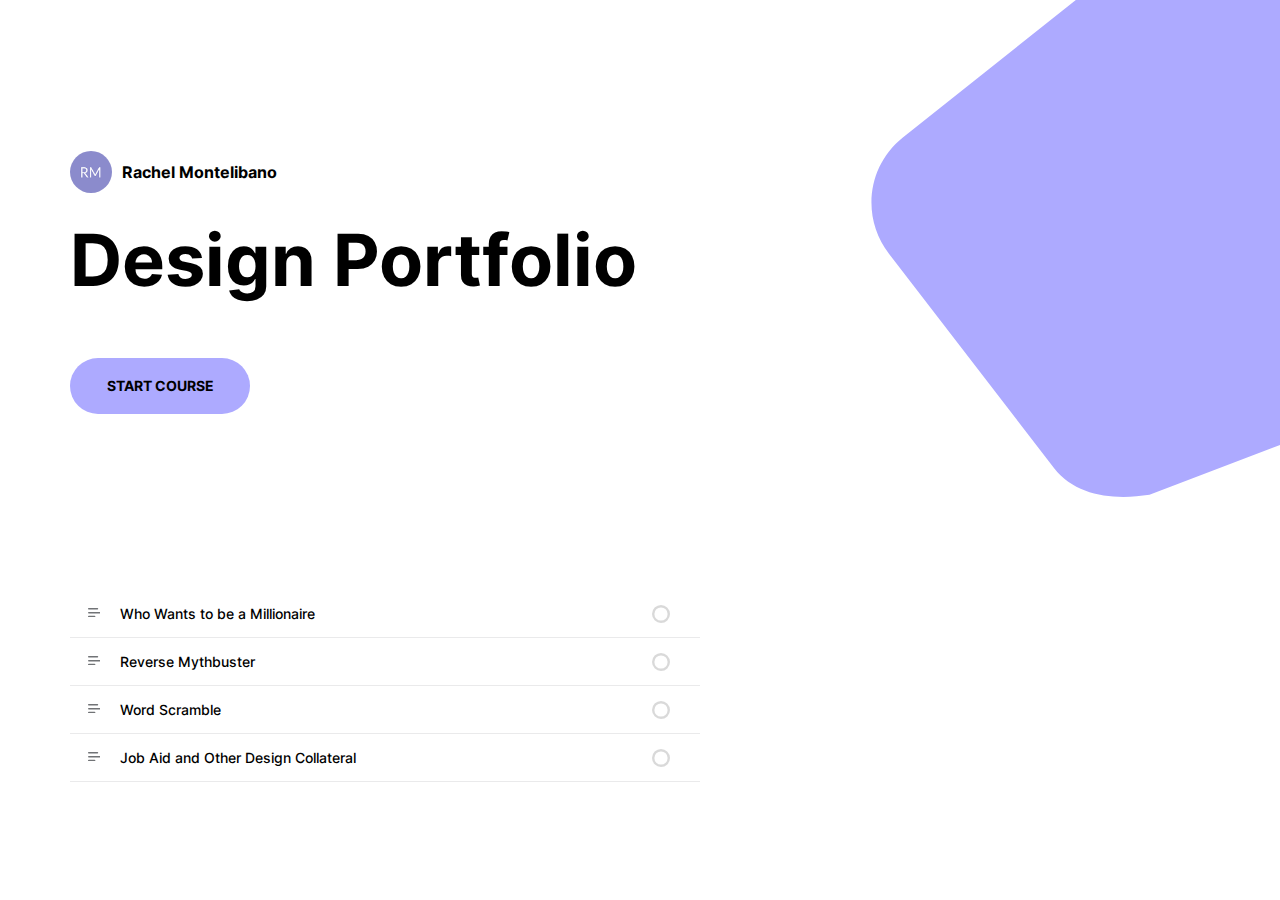
<file: index.html>
<!DOCTYPE html>
<html lang="en" class="">
  <head>
    <meta http-equiv="X-UA-Compatible" content="IE=edge,chrome=1">
    <meta name="viewport" content="width=device-width, initial-scale=1">
    <meta charset="utf-8">

    <title>Design Portfolio</title>

    <link type="text/css" rel="stylesheet" href="lib/icomoon.css">
    <link type="text/css" rel="stylesheet" href="lib/main.bundle.css">
    <script type="text/javascript" src="lib/player-0.0.11.min.js"></script>
    <script type="text/javascript" src="lib/lzwcompress.js"></script>

    <!-- Resize Hack -->
    <script type="text/javascript">
      window.resizeTo(screen.width, screen.height);
    </script>
    
    <!--[if lt IE 9]>
    <script src="//html5shiv.googlecode.com/svn/trunk/html5.js"></script>
    <![endif]-->
  </head>
  <body>
    <style>
      .brand--head, .brand--head *   { font-family: 'Inter' !important; }
      .brand--body, .brand--body *   { font-family: 'Inter' !important; }
      .brand--lhead, .brand--lhead * { font-family: 'Inter' !important; }
      .brand--lbody, .brand--lbody * { font-family: 'Inter' !important; }
      .brand--ui, .brand--ui *       { font-family: 'Inter' !important; }

      .brand--beforeHead:before { font-family: 'Inter' !important; }
      .brand--afterHead:after { font-family: 'Inter' !important; }

      .brand--background        { background-color: #adaaff !important; }
      .brand--background-all *  { background-color: #adaaff !important; }
      .brand--border            { border-color: #adaaff !important; }
      .brand--color             { color: #adaaff !important; }
      .brand--color-all *       { color: #adaaff !important; }
      .brand--shadow            { box-shadow: 0 0 0 0.2rem #adaaff !important; }
      .brand--shadow-all *      { box-shadow: 0 0 0 0.2rem #adaaff !important; }
      .brand--fill              { fill: #adaaff !important; }
      .brand--stroke            { stroke: #adaaff !important; }

      .brand--beforeBackground:before { background-color: #adaaff !important; }
      .brand--beforeBorder:before     { border-color: #adaaff !important; }
      .brand--beforeColor:before      { color: #adaaff !important; }

      .brand--afterBackground:after { background-color: #adaaff !important; }
      .brand--afterBorder:after     { border-color: #adaaff !important; }
      .brand--afterColor:after      { color: #adaaff !important; }

      /* should be applied to containers where links
         need to appear in brand color */
      .brand--linkColor a { color: #adaaff !important; }

      /* should be applied to containers where links
         need to change to brand color on hover */
      .brand--linkColorHover a:hover { color: #adaaff !important; }

      /* should be applied to any single element that
         needs to change color on hover */
      .brand--hoverColor:hover { color: #adaaff !important; }

      /* TODO: probably need a way to create a 5-10% darker/lighter color */
      .brand--linkColor a:hover,
      .button.brand--background:hover { opacity: .65 !important; }

      @media (min-width: 47.9375em) { /* 768px */
        .brand--min768--background { background-color: #adaaff !important; }
        .brand--min768--border     { border-color: #adaaff !important; }
        .brand--min768--color      { color: #adaaff !important; }
      }

      @media (max-width: 47.9375em) { /* 768px */
        .brand--max768--background { background-color: #adaaff !important; }
        .brand--max768--border     { border-color: #adaaff !important; }
        .brand--max768--color      { color: #adaaff !important; }
      }
    </style>
    <div id="app"></div>
    <script type="text/javascript">
  (function(root) {
    window.labelSet = {"id":"CmUPaFTdeIgxPQt4tVtu7OQD","author":"aid|c890fc68-355f-4239-a2fd-8a2964276af7","name":"English","defaultId":1,"defaultSet":true,"labels":{"result":"result","search":"Search","results":"results","quizNext":"NEXT","tabGroup":"Tab","codeGroup":"Code","noResults":"No results for","noteGroup":"Note","quizScore":"Your score","quizStart":"START KNOWLEDGE CHECK","courseExit":"EXIT COURSE","courseHome":"Home","lessonName":"Lesson","quizSubmit":"SUBMIT","quoteGroup":"Quote","salutation":"","buttonGroup":"Button","courseStart":"START COURSE","embedViewOn":"VIEW ON","exitMessage":"You may now exit the course.","quizCorrect":"Correct","quizPassing":"PASSING","quizRestart":"RESTART COURSE","quizResults":"Quiz Results","courseResume":"RESUME COURSE","processStart":"START","processSwipe":"Swipe to continue","quizContinue":"Continue","quizLandmark":"Quiz","quizQuestion":"Question","courseDetails":"DETAILS","embedReadMore":"Read more","feedbackGroup":"Feedback","quizIncorrect":"Incorrect","quizTakeAgain":"TAKE AGAIN","sortingReplay":"REPLAY","a11ySearchOpen":"Open search menu","accordionGroup":"Accordion","embedLinkGroup":"Embedded web content","lessonComplete":"COMPLETE","statementGroup":"Statement","storylineGroup":"Storyline","a11ySearchClose":"Close search menu","a11ySearchInput":"Search","attachmentGroup":"File Attachment","embedPhotoGroup":"Embedded photo","embedVideoGroup":"Embedded video","playButtonLabel":"Play","processComplete":"Complete","processLandmark":"Process","processNextStep":"NEXT STEP","processStepName":"Step","seekSliderLabel":"Seek","sortingLandmark":"Sorting Activity","a11yCarouselNext":"Next","audioPlayerGroup":"Audio player. You can use the space bar to toggle playback and arrow keys to scrub.","buttonStackGroup":"Button stack","embedPlayerGroup":"Embedded media player","lessonRestricted":"Lessons must be completed in order","pauseButtonLabel":"Pause","scenarioComplete":"Scenario Complete!","scenarioContinue":"CONTINUE","scenarioTryAgain":"TRY AGAIN","textOnImageGroup":"Text on image","timelineLandmark":"Timeline","urlEmbedLandmark":"URL/Embed","videoPlayerGroup":"Video player. You can use the space bar to toggle playback and arrow keys to scrub.","blocksClickToFlip":"Click to flip","blocksPreposition":"of","bulletedListGroup":"Bulleted list","checkboxListGroup":"Checkbox list","imageAndTextGroup":"Image and text","imageGalleryGroup":"Image gallery","lessonPreposition":"of","numberedListGroup":"Numbered list","processLessonName":"Lesson","processStartAgain":"START AGAIN","scenarioStartOver":"START OVER","courseSkipToLesson":"SKIP TO LESSON","flashcardBackLabel":"Flashcard back","flashcardGridGroup":"Flashcard grid","nextFlashCardLabel":"Next flashcard","a11yRegionNavLesson":"Navigation menu","flashcardFrontLabel":"Flashcard front","flashcardStackGroup":"Flashcard stack","knowledgeCheckGroup":"Knowledge check","sortingCardsCorrect":"Cards Correct","a11yCarouselPrevious":"Previous","a11yGroupAudioPlayer":"Audio player","a11yGroupVideoPlayer":"Video player","a11yRegionMainLesson":"Lesson content","hamburgerButtonLabel":"Course Overview Sidebar","lessonHeaderLandmark":"Lesson Header","numberedDividerGroup":"Numbered divider","a11yRegionNavOverview":"Table of contents","lessonContentLandmark":"Lesson Content","lessonSidebarLandmark":"Lesson Sidebar","quizAnswerPlaceholder":"Type your answer here","a11yNavigationMenuOpen":"Open navigation menu","a11yRegionMainOverview":"Course overview","labeledGraphicLandmark":"Labeled Graphic","previousFlashCardLabel":"Previous flashcard","processStepPreposition":"of","a11yNavigationMenuClose":"Close navigation menu","overviewPageTitleSuffix":"Overview","quizAcceptableResponses":"Acceptable responses","quizRequirePassingScore":"Must pass quiz before continuing","timelineCardGroupPrefix":"Timeline Card","labeledGraphicBubbleLabel":"Labeled graphic bubble","labeledGraphicMarkerLabel":"Labeled graphic marker","a11yNavigationSectionToggle":"Toggle section","labeledGraphicNextMarkerLabel":"Next marker","labeledGraphicPreviousMarkerLabel":"Previous marker","a11yAnswerLive":"Your answer","a11yAuthorPrefix":"By","a11yBlockChartBar":"Bar chart","a11yBlockChartLine":"Line chart","a11yBlockChartPie":"Pie chart","a11yBlockCode":"Code","a11yBlockEmbed":"Embedded Content","a11yBlockFlashcardBack":"Back of card","a11yBlockFlashcardFront":"Front of card","a11yBlockFlashcardGrid":"Flashcard grid","a11yBlockFlashcardStack":"Flashcard carousel","a11yBlockKnowledgeCheck":"Knowledge check","a11yBlockKnowledgeCheckFIB":"Knowledge check: Fill in the blank","a11yBlockKnowledgeCheckMC":"Knowledge check: Multiple choice","a11yBlockKnowledgeCheckM":"Knowledge check: Matching","a11yBlockKnowledgeCheckMR":"Knowledge check: Multiple response","a11yBlockQuoteCarousel":"Quote Carousel","a11yBlockStoryline":"Storyline","a11yBlockTimeline":"Timeline","a11yCorrectLive":"Correct answer","a11yExcelIcon":"Microsoft Excel spreadsheet","a11yFileIcon":"File","a11yLabeledGraphicBlock":"Labeled graphic","a11yLabeledGraphicButtonMarker":"Marker","a11yLabeledGraphicIconPlus":"Plus","a11yLabeledGraphicIconDot":"Dot","a11yLabeledGraphicIconInformation":"Information","a11yLabeledGraphicIconQuestion":"Question mark","a11yLabeledGraphicIconCheck":"Check mark","a11yLabeledGraphicIconX":"X","a11yLabeledGraphicIconHeart":"Heart","a11yLabeledGraphicIconPin":"Map pin","a11yLabeledGraphicIconArrowLeft":"Left arrow","a11yLabeledGraphicIconArrowRight":"Right arrow","a11yLabeledGraphicIconArrowUp":"Up arrow","a11yLabeledGraphicIconArrowDown":"Down arrow","a11yLabeledGraphicIconArrowUpLeft":"Up left arrow","a11yLabeledGraphicIconArrowUpRight":"Up right arrow","a11yLabeledGraphicIconArrowDownLeft":"Down left arrow","a11yLabeledGraphicIconArrowDownRight":"Down right arrow","a11yLabeledGraphicUnviewed":"Not viewed","a11yLabeledGraphicViewed":"Viewed","a11yMediaPause":"Pause","a11yMediaPlay":"Play","a11yMediaSeek":"Seek","a11yPageMarker":"Top of page","a11yPDFIcon":"PDF file","a11yPPTIcon":"PowerPoint presentation","a11yQuizFailed":"Failed","a11yQuizFeedback":"Feedback","a11yQuizPassed":"Passed","a11yQuizReviewCorrectlyChecked":"Correctly checked","a11yQuizReviewCorrectlySelected":"Correctly selected","a11yQuizReviewCorrectlyUnchecked":"Correctly unchecked","a11yQuizReviewCorrectlyUnselected":"Correctly unselected","a11yQuizReviewIncorrectlyChecked":"Incorrectly checked","a11yQuizReviewIncorrectlySelected":"Incorrectly selected","a11yQuizReviewIncorrectlyUnchecked":"Incorrectly unchecked","a11yQuizReviewIncorrectlyUnselected":"Incorrectly unselected","a11yRestrictedNav":"This lesson is currently unavailable","a11yRTFIcon":"Rich Text File","a11yStatusContinued":"Continued","a11yStatusAdditionalContent":"Additional content has been loaded","a11yUnzoomImage":"Unzoom image","a11yWordIcon":"Microsoft Word document","a11yZipIcon":"Zip file","a11yZoomImage":"Zoom image","progressPieUnstarted":"Unstarted","progressPieCompleted":"Completed","progressPieClickToComplete":"Click to complete","progressPieClickToReset":"Click to reset","progressPieQuizFailed":"Failed"},"deleted":false,"createdAt":"2022-01-20T20:01:55.839Z","updatedAt":"2022-12-15T16:54:41.561Z","iso639Code":"en","transferredAt":null};
    window.courseData = "[base64]";
    window.partnerContent = [];

    function isExport() {
      return true;
    }

    function resolvePath(path) {
      return ('assets/').concat(path);
    }

    function resolveFontPath(font) {
      return ('lib/fonts/').concat(font.key.split('/').reverse()[0]);
    }

    root.Runtime = {
      isExport: isExport,
      resolvePath: resolvePath,
      resolveFontPath: resolveFontPath
    };
  }(window));
</script>

    
    <script src="lib/main.bundle.js"></script>
    
  </body>
</html>
</file>
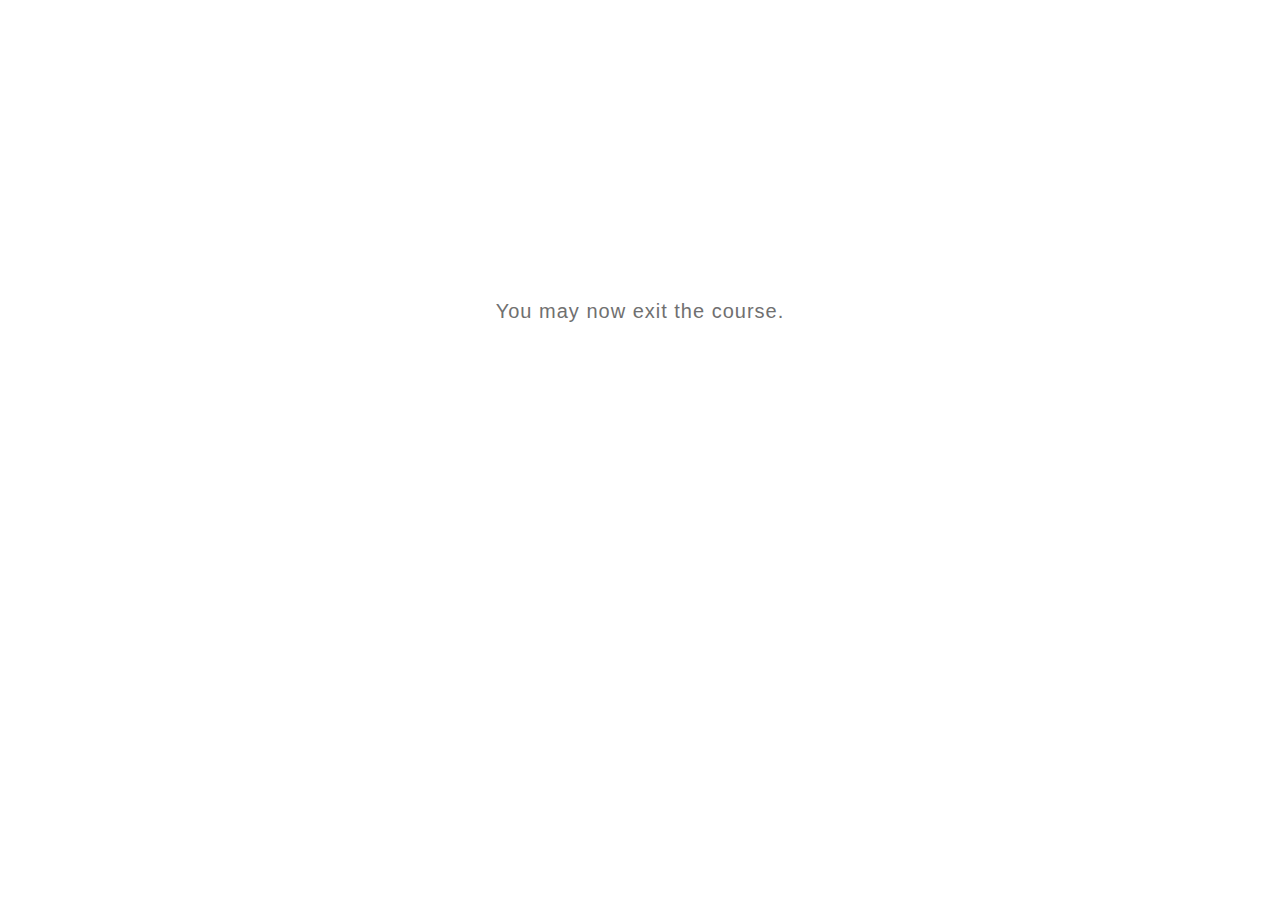
<file: goodbye.html>
<html>
  <head>
    <meta charset="utf-8" lang="en">
    <style>
      html {
        font-size: 20px;
        font-family: 'lato', sans-serif;
        font-weight: lighter;
        letter-spacing: 0.05rem;
      }

      .goodbye-container {
        text-align: center;
        margin-top: 15rem;
      }

      .bye-message {
        font-size: 1.5rem;
      }

      .exit-text {
        color: #707070;
        margin-top: 1rem;
      }
    </style>
  </head>
  <body>
    <div class="goodbye-container">
      <div class="bye-message"></div>
      <div class="exit-text">You may now exit the course.</div>
    </div>
  </body>
</html>
</file>
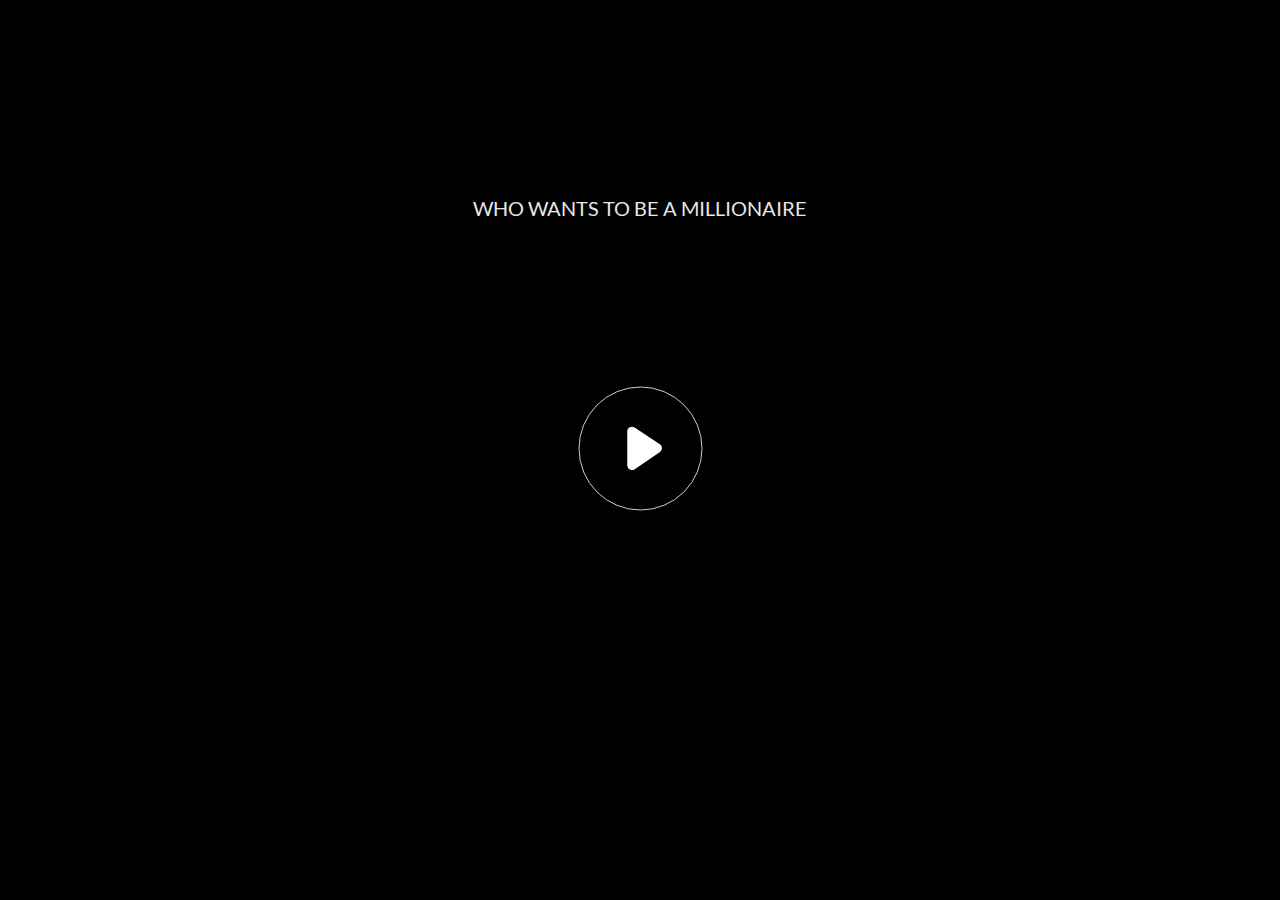
<file: assets/AFmOXkoJFQsWfKA0/story.html>
<!doctype html>
<html lang="en-US">
<head>
  <meta charset="utf-8">
  <!-- Created using Storyline 360 - http://www.articulate.com  -->
  <!-- version: 3.55.25954.0 -->
  <title>WHO WANTS TO BE A MILLIONAIRE</title>
  <meta http-equiv="x-ua-compatible" content="IE=edge"/>
  <meta name="viewport" content="width=device-width,initial-scale=1,user-scalable=no,shrink-to-fit=no,minimal-ui"/>
  <meta name="apple-mobile-web-app-capable" content="yes"/>
  <style>
    html, body { height: 100%; padding: 0; margin: 0 }
    #app { height: 100%; width: 100%; }
  </style>
  
  <script>window.THREE = { };</script>
<meta name="robots" content="noindex, nofollow"></head>
<body style="background: #282828" class="cs-HTML theme-unified">
<script src="player-interface.js"></script>
  <script>!function(e){var i=/iPhone/i,o=/iPod/i,n=/iPad/i,t=/(?=.*\bAndroid\b)(?=.*\bMobile\b)/i,d=/Android/i,s=/(?=.*\bAndroid\b)(?=.*\bSD4930UR\b)/i,b=/(?=.*\bAndroid\b)(?=.*\b(?:KFOT|KFTT|KFJWI|KFJWA|KFSOWI|KFTHWI|KFTHWA|KFAPWI|KFAPWA|KFARWI|KFASWI|KFSAWI|KFSAWA)\b)/i,r=/IEMobile/i,h=/(?=.*\bWindows\b)(?=.*\bARM\b)/i,a=/BlackBerry/i,l=/BB10/i,p=/Opera Mini/i,f=/(CriOS|Chrome)(?=.*\bMobile\b)/i,u=/(?=.*\bFirefox\b)(?=.*\bMobile\b)/i,c=new RegExp("(?:Nexus 7|BNTV250|Kindle Fire|Silk|GT-P1000)","i"),w=function(e,i){return e.test(i)},A=function(e){var A=e||navigator.userAgent,v=A.split("[FBAN");if(void 0!==v[1]&&(A=v[0]),this.apple={phone:w(i,A),ipod:w(o,A),tablet:!w(i,A)&&w(n,A),device:w(i,A)||w(o,A)||w(n,A)},this.amazon={phone:w(s,A),tablet:!w(s,A)&&w(b,A),device:w(s,A)||w(b,A)},this.android={phone:w(s,A)||w(t,A),tablet:!w(s,A)&&!w(t,A)&&(w(b,A)||w(d,A)),device:w(s,A)||w(b,A)||w(t,A)||w(d,A)},this.windows={phone:w(r,A),tablet:w(h,A),device:w(r,A)||w(h,A)},this.other={blackberry:w(a,A),blackberry10:w(l,A),opera:w(p,A),firefox:w(u,A),chrome:w(f,A),device:w(a,A)||w(l,A)||w(p,A)||w(u,A)||w(f,A)},this.seven_inch=w(c,A),this.any=this.apple.device||this.android.device||this.windows.device||this.other.device||this.seven_inch,this.phone=this.apple.phone||this.android.phone||this.windows.phone,this.tablet=this.apple.tablet||this.android.tablet||this.windows.tablet,"undefined"==typeof window)return this},v=function(){var e=new A;return e.Class=A,e};"undefined"!=typeof module&&module.exports&&"undefined"==typeof window?module.exports=A:"undefined"!=typeof module&&module.exports&&"undefined"!=typeof window?module.exports=v():"function"==typeof define&&define.amd?define("isMobile",[],e.isMobile=v()):e.isMobile=v()}(this);
    window.isMobile.apple.tablet = window.isMobile.apple.tablet ||
      (navigator.platform === 'MacIntel' && navigator.maxTouchPoints > 1);
    window.isMobile.apple.device = window.isMobile.apple.device || window.isMobile.apple.tablet;
    window.isMobile.tablet = window.isMobile.tablet || window.isMobile.apple.tablet;
    window.isMobile.any = window.isMobile.any || window.isMobile.apple.tablet;
  </script>

  <div id="focus-sink" tabindex="-1"></div>

  <div id="preso"></div>
  <script>
    window.DS = {};
    window.globals = {
      DATA_PATH_BASE: '',
      HAS_FRAME: true,
      HAS_SLIDE: true,

      lmsPresent: false,
      tinCanPresent: false,
      cmi5Present: false,
      aoSupport: false,
      scale: 'noscale',
      captureRc: false,
      browserSize: 'optimal',
      bgColor: '#282828',
      features: 'MultipleQuizTracking',
      themeName: 'unified',
      preloaderColor: '#FFFFFF',
      suppressAnalytics: false,
      productChannel: 'stable',
      publishSource: 'storyline',
      aid: 'aid|c890fc68-355f-4239-a2fd-8a2964276af7',
      cid: '9f47aaff-c1f2-4db9-9128-20f6798d5c57',
      playerVersion: '3.55.25954.0',
      maxIosVideoElements: 10,

      
      parseParams: function(qs) {
        if (window.globals.parsedParams != null) {
          return window.globals.parsedParams;
        }
        qs = (qs || window.location.search.substr(1)).split('+').join(' ');
        var params = {},
            tokens,
            re = /[?&]?([^=]+)=([^&]*)/g;

        while (tokens = re.exec(qs)) {
          params[decodeURIComponent(tokens[1]).trim()] =
            decodeURIComponent(tokens[2]).trim();
        }
        window.globals.parsedParams = params;
        return params;
      }

    };

    (function() {

      var classTypes = [ 'desktop', 'mobile', 'phone', 'tablet' ];

      var addDeviceClasses = function(prefix, testObj) {
        var curr, i;
        for (i = 0; i < classTypes.length; i++) {
          curr = classTypes[i];
          if (testObj[curr]) {
            document.body.classList.add(prefix + curr);
          }
        }
      };

      var params = window.globals.parseParams(),
          isDevicePreview = params.devicepreview === '1',
          isPhoneOverride = params.deviceType === 'phone' || (isDevicePreview && params.phone == '1'),
          isTabletOverride = (params.deviceType === 'tablet' || isDevicePreview) && !isPhoneOverride,
          isMobileOverride = isPhoneOverride || isTabletOverride;

      var deviceView = {
        desktop: !window.isMobile.any && !isMobileOverride,
        mobile: window.isMobile.any || isMobileOverride,
        phone: isPhoneOverride || (window.isMobile.phone && !isTabletOverride),
        tablet: isTabletOverride || window.isMobile.tablet
      };

      window.globals.deviceView = deviceView;
      window.isMobile.desktop = !window.isMobile.any;
      window.isMobile.mobile = window.isMobile.any;

      addDeviceClasses('view-', deviceView);

    })();
  </script>
  
  <script src='story_content/user.js' type=text/javascript></script>
  <div class="slide-loader"></div>

  <script>
    var doc = document, loader = doc.body.querySelector('.slide-loader'); [ 1, 2, 3 ].forEach(function(n) { var d = doc.createElement('div'); d.style.backgroundColor = window.globals.preloaderColor; d.classList.add('mobile-loader-dot'); d.classList.add('dot' + n); loader.appendChild(d); });
  </script>

  <div class="mobile-load-title-overlay" style="display: none">
    <div class="mobile-load-title">WHO WANTS TO BE A MILLIONAIRE</div>
  </div>

  <div class="mobile-chrome-warning"></div>

  <script>
    
    if (window.autoSpider && window.vInterfaceObject) {
      document.querySelector('.mobile-load-title-overlay').style.display = 'none';
    }
  </script>

  

  <link rel="stylesheet" href="html5/data/css/output.min.css" data-noprefix/>
</body>
<script src="html5/lib/scripts/bootstrapper.min.js"></script>
</html>
</file>
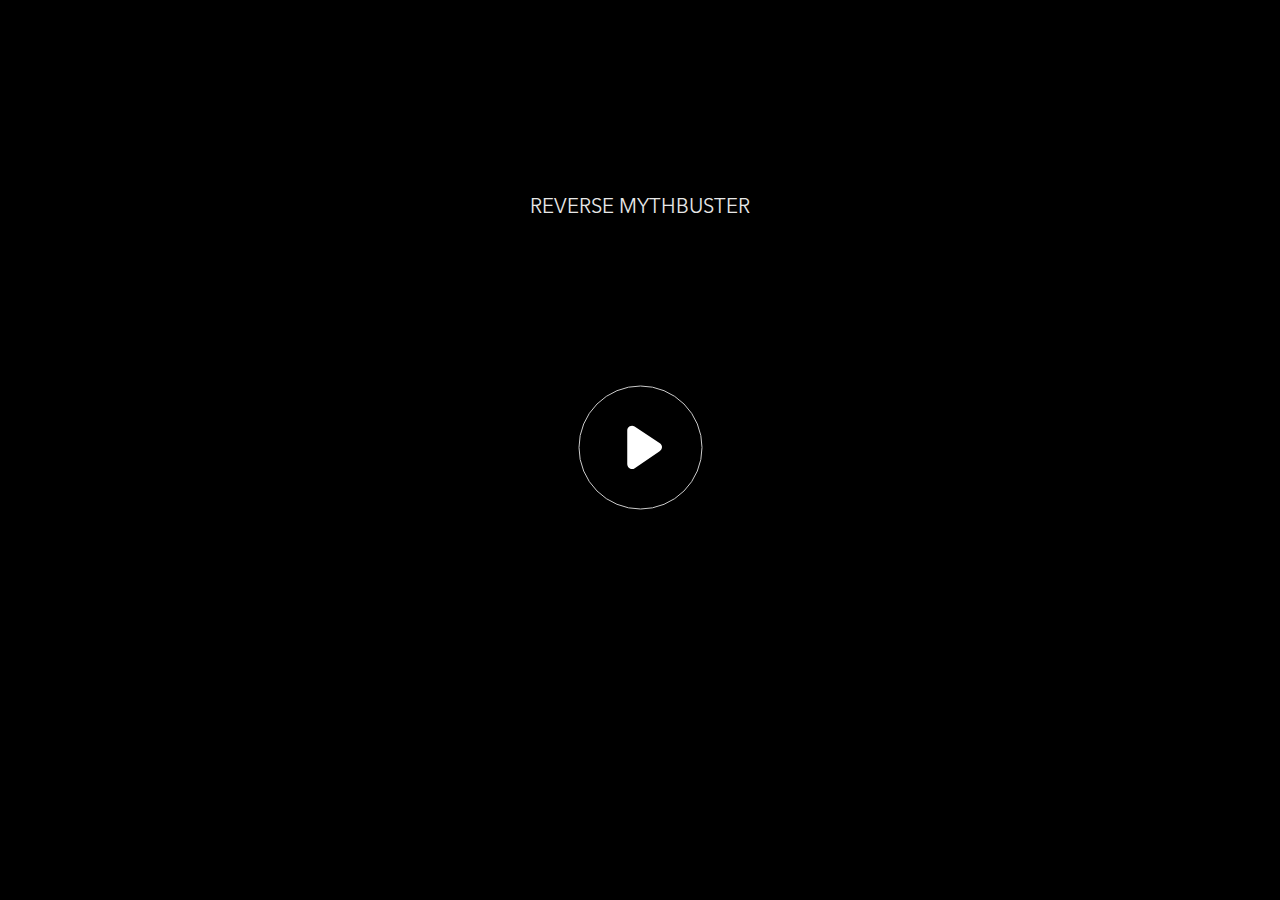
<file: assets/Ay7QAmQ-wIkyCIYG/story.html>
<!doctype html>
<html lang="en-US">
<head>
  <meta charset="utf-8">
  <!-- Created using Storyline 360 - http://www.articulate.com  -->
  <!-- version: 3.62.27443.0 -->
  <title>REVERSE MYTHBUSTER</title>
  <meta http-equiv="x-ua-compatible" content="IE=edge"/>
  <meta name="viewport" content="width=device-width,initial-scale=1,user-scalable=no,shrink-to-fit=no,minimal-ui"/>
  <meta name="apple-mobile-web-app-capable" content="yes"/>
  <style>
    html, body { height: 100%; padding: 0; margin: 0 }
    #app { height: 100%; width: 100%; }
  </style>
  
  <script>window.THREE = { };</script>
<meta name="robots" content="noindex, nofollow"></head>
<body style="background: #282828" class="cs-HTML theme-unified">
<script src="player-interface.js"></script>
  <script>!function(e){var i=/iPhone/i,o=/iPod/i,n=/iPad/i,t=/(?=.*\bAndroid\b)(?=.*\bMobile\b)/i,d=/Android/i,s=/(?=.*\bAndroid\b)(?=.*\bSD4930UR\b)/i,b=/(?=.*\bAndroid\b)(?=.*\b(?:KFOT|KFTT|KFJWI|KFJWA|KFSOWI|KFTHWI|KFTHWA|KFAPWI|KFAPWA|KFARWI|KFASWI|KFSAWI|KFSAWA)\b)/i,r=/IEMobile/i,h=/(?=.*\bWindows\b)(?=.*\bARM\b)/i,a=/BlackBerry/i,l=/BB10/i,p=/Opera Mini/i,f=/(CriOS|Chrome)(?=.*\bMobile\b)/i,u=/(?=.*\bFirefox\b)(?=.*\bMobile\b)/i,c=new RegExp("(?:Nexus 7|BNTV250|Kindle Fire|Silk|GT-P1000)","i"),w=function(e,i){return e.test(i)},A=function(e){var A=e||navigator.userAgent,v=A.split("[FBAN");if(void 0!==v[1]&&(A=v[0]),this.apple={phone:w(i,A),ipod:w(o,A),tablet:!w(i,A)&&w(n,A),device:w(i,A)||w(o,A)||w(n,A)},this.amazon={phone:w(s,A),tablet:!w(s,A)&&w(b,A),device:w(s,A)||w(b,A)},this.android={phone:w(s,A)||w(t,A),tablet:!w(s,A)&&!w(t,A)&&(w(b,A)||w(d,A)),device:w(s,A)||w(b,A)||w(t,A)||w(d,A)},this.windows={phone:w(r,A),tablet:w(h,A),device:w(r,A)||w(h,A)},this.other={blackberry:w(a,A),blackberry10:w(l,A),opera:w(p,A),firefox:w(u,A),chrome:w(f,A),device:w(a,A)||w(l,A)||w(p,A)||w(u,A)||w(f,A)},this.seven_inch=w(c,A),this.any=this.apple.device||this.android.device||this.windows.device||this.other.device||this.seven_inch,this.phone=this.apple.phone||this.android.phone||this.windows.phone,this.tablet=this.apple.tablet||this.android.tablet||this.windows.tablet,"undefined"==typeof window)return this},v=function(){var e=new A;return e.Class=A,e};"undefined"!=typeof module&&module.exports&&"undefined"==typeof window?module.exports=A:"undefined"!=typeof module&&module.exports&&"undefined"!=typeof window?module.exports=v():"function"==typeof define&&define.amd?define("isMobile",[],e.isMobile=v()):e.isMobile=v()}(this);
    window.isMobile.apple.tablet = window.isMobile.apple.tablet ||
      (navigator.platform === 'MacIntel' && navigator.maxTouchPoints > 1);
    window.isMobile.apple.device = window.isMobile.apple.device || window.isMobile.apple.tablet;
    window.isMobile.tablet = window.isMobile.tablet || window.isMobile.apple.tablet;
    window.isMobile.any = window.isMobile.any || window.isMobile.apple.tablet;
  </script>

  <div id="focus-sink" tabindex="-1"></div>

  <div id="preso"></div>
  <script>
    window.DS = {};
    window.globals = {
      DATA_PATH_BASE: '',
      HAS_FRAME: true,
      HAS_SLIDE: true,

      lmsPresent: false,
      tinCanPresent: false,
      cmi5Present: false,
      aoSupport: false,
      scale: 'noscale',
      captureRc: false,
      browserSize: 'optimal',
      bgColor: '#282828',
      features: 'InsertSvgPicture,MultipleQuizTracking',
      themeName: 'unified',
      preloaderColor: '#FFFFFF',
      suppressAnalytics: false,
      productChannel: 'stable',
      publishSource: 'storyline',
      aid: 'aid|c890fc68-355f-4239-a2fd-8a2964276af7',
      cid: '8e9b4186-8d13-4b4e-9c92-8ae2b41bb206',
      playerVersion: '3.62.27443.0',
      maxIosVideoElements: 10,

      
      parseParams: function(qs) {
        if (window.globals.parsedParams != null) {
          return window.globals.parsedParams;
        }
        qs = (qs || window.location.search.substr(1)).split('+').join(' ');
        var params = {},
            tokens,
            re = /[?&]?([^=]+)=([^&]*)/g;

        while (tokens = re.exec(qs)) {
          params[decodeURIComponent(tokens[1]).trim()] =
            decodeURIComponent(tokens[2]).trim();
        }
        window.globals.parsedParams = params;
        return params;
      }

    };

    (function() {

      var classTypes = [ 'desktop', 'mobile', 'phone', 'tablet' ];

      var addDeviceClasses = function(prefix, testObj) {
        var curr, i;
        for (i = 0; i < classTypes.length; i++) {
          curr = classTypes[i];
          if (testObj[curr]) {
            document.body.classList.add(prefix + curr);
          }
        }
      };

      var params = window.globals.parseParams(),
          isDevicePreview = params.devicepreview === '1',
          isPhoneOverride = params.deviceType === 'phone' || (isDevicePreview && params.phone == '1'),
          isTabletOverride = (params.deviceType === 'tablet' || isDevicePreview) && !isPhoneOverride,
          isMobileOverride = isPhoneOverride || isTabletOverride;

      var deviceView = {
        desktop: !window.isMobile.any && !isMobileOverride,
        mobile: window.isMobile.any || isMobileOverride,
        phone: isPhoneOverride || (window.isMobile.phone && !isTabletOverride),
        tablet: isTabletOverride || window.isMobile.tablet
      };

      window.globals.deviceView = deviceView;
      window.isMobile.desktop = !window.isMobile.any;
      window.isMobile.mobile = window.isMobile.any;

      addDeviceClasses('view-', deviceView);

    })();
  </script>
  
  <script src='story_content/user.js' type=text/javascript></script>
  <div class="slide-loader"></div>

  <script>
    var doc = document, loader = doc.body.querySelector('.slide-loader'); [ 1, 2, 3 ].forEach(function(n) { var d = doc.createElement('div'); d.style.backgroundColor = window.globals.preloaderColor; d.classList.add('mobile-loader-dot'); d.classList.add('dot' + n); loader.appendChild(d); });
  </script>

  <div class="mobile-load-title-overlay" style="display: none">
    <div class="mobile-load-title">REVERSE MYTHBUSTER</div>
  </div>

  <div class="mobile-chrome-warning"></div>

  <script>
    
    if (window.autoSpider && window.vInterfaceObject) {
      document.querySelector('.mobile-load-title-overlay').style.display = 'none';
    }
  </script>

  

  <link rel="stylesheet" href="html5/data/css/output.min.css" data-noprefix/>
</body>
<script src="html5/lib/scripts/bootstrapper.min.js"></script>
</html>
</file>
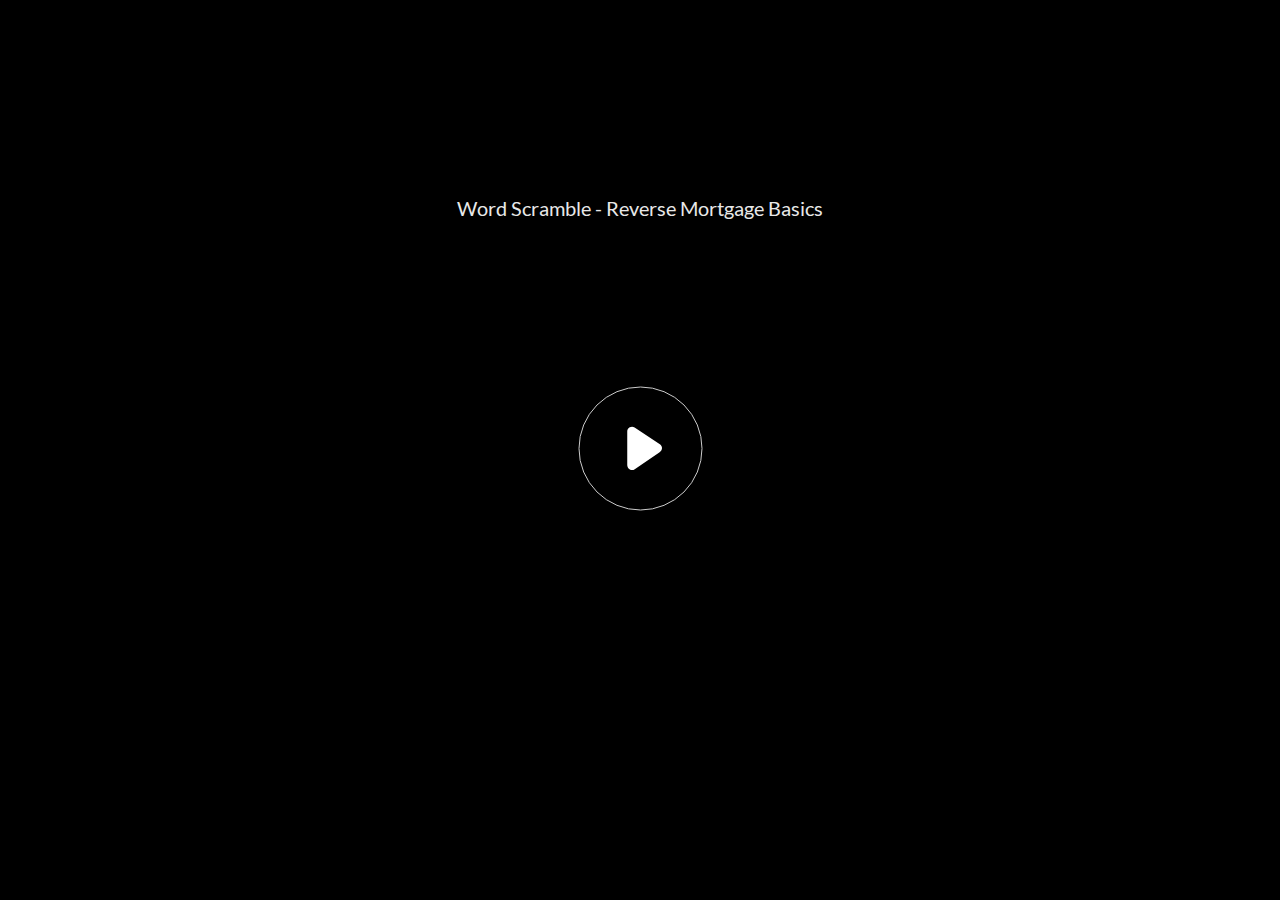
<file: assets/i_BGTNalhkLUA7LC/story.html>
<!doctype html>
<html lang="en-US">
<head>
  <meta charset="utf-8">
  <!-- Created using Storyline 360 - http://www.articulate.com  -->
  <!-- version: 3.62.27443.0 -->
  <title>Word Scramble - Reverse Mortgage Basics</title>
  <meta http-equiv="x-ua-compatible" content="IE=edge"/>
  <meta name="viewport" content="width=device-width,initial-scale=1,user-scalable=no,shrink-to-fit=no,minimal-ui"/>
  <meta name="apple-mobile-web-app-capable" content="yes"/>
  <style>
    html, body { height: 100%; padding: 0; margin: 0 }
    #app { height: 100%; width: 100%; }
  </style>
  
  <script>window.THREE = { };</script>
<meta name="robots" content="noindex, nofollow"></head>
<body style="background: #282828" class="cs-HTML theme-unified">
<script src="player-interface.js"></script>
  <script>!function(e){var i=/iPhone/i,o=/iPod/i,n=/iPad/i,t=/(?=.*\bAndroid\b)(?=.*\bMobile\b)/i,d=/Android/i,s=/(?=.*\bAndroid\b)(?=.*\bSD4930UR\b)/i,b=/(?=.*\bAndroid\b)(?=.*\b(?:KFOT|KFTT|KFJWI|KFJWA|KFSOWI|KFTHWI|KFTHWA|KFAPWI|KFAPWA|KFARWI|KFASWI|KFSAWI|KFSAWA)\b)/i,r=/IEMobile/i,h=/(?=.*\bWindows\b)(?=.*\bARM\b)/i,a=/BlackBerry/i,l=/BB10/i,p=/Opera Mini/i,f=/(CriOS|Chrome)(?=.*\bMobile\b)/i,u=/(?=.*\bFirefox\b)(?=.*\bMobile\b)/i,c=new RegExp("(?:Nexus 7|BNTV250|Kindle Fire|Silk|GT-P1000)","i"),w=function(e,i){return e.test(i)},A=function(e){var A=e||navigator.userAgent,v=A.split("[FBAN");if(void 0!==v[1]&&(A=v[0]),this.apple={phone:w(i,A),ipod:w(o,A),tablet:!w(i,A)&&w(n,A),device:w(i,A)||w(o,A)||w(n,A)},this.amazon={phone:w(s,A),tablet:!w(s,A)&&w(b,A),device:w(s,A)||w(b,A)},this.android={phone:w(s,A)||w(t,A),tablet:!w(s,A)&&!w(t,A)&&(w(b,A)||w(d,A)),device:w(s,A)||w(b,A)||w(t,A)||w(d,A)},this.windows={phone:w(r,A),tablet:w(h,A),device:w(r,A)||w(h,A)},this.other={blackberry:w(a,A),blackberry10:w(l,A),opera:w(p,A),firefox:w(u,A),chrome:w(f,A),device:w(a,A)||w(l,A)||w(p,A)||w(u,A)||w(f,A)},this.seven_inch=w(c,A),this.any=this.apple.device||this.android.device||this.windows.device||this.other.device||this.seven_inch,this.phone=this.apple.phone||this.android.phone||this.windows.phone,this.tablet=this.apple.tablet||this.android.tablet||this.windows.tablet,"undefined"==typeof window)return this},v=function(){var e=new A;return e.Class=A,e};"undefined"!=typeof module&&module.exports&&"undefined"==typeof window?module.exports=A:"undefined"!=typeof module&&module.exports&&"undefined"!=typeof window?module.exports=v():"function"==typeof define&&define.amd?define("isMobile",[],e.isMobile=v()):e.isMobile=v()}(this);
    window.isMobile.apple.tablet = window.isMobile.apple.tablet ||
      (navigator.platform === 'MacIntel' && navigator.maxTouchPoints > 1);
    window.isMobile.apple.device = window.isMobile.apple.device || window.isMobile.apple.tablet;
    window.isMobile.tablet = window.isMobile.tablet || window.isMobile.apple.tablet;
    window.isMobile.any = window.isMobile.any || window.isMobile.apple.tablet;
  </script>

  <div id="focus-sink" tabindex="-1"></div>

  <div id="preso"></div>
  <script>
    window.DS = {};
    window.globals = {
      DATA_PATH_BASE: '',
      HAS_FRAME: true,
      HAS_SLIDE: true,

      lmsPresent: false,
      tinCanPresent: false,
      cmi5Present: false,
      aoSupport: false,
      scale: 'noscale',
      captureRc: false,
      browserSize: 'fullscreen',
      bgColor: '#282828',
      features: 'InsertSvgPicture,MultipleQuizTracking',
      themeName: 'unified',
      preloaderColor: '#FFFFFF',
      suppressAnalytics: false,
      productChannel: 'stable',
      publishSource: 'storyline',
      aid: 'aid|c890fc68-355f-4239-a2fd-8a2964276af7',
      cid: 'd1af4b4a-2ecf-40dd-9600-576dee67ce4e',
      playerVersion: '3.62.27443.0',
      maxIosVideoElements: 10,

      
      parseParams: function(qs) {
        if (window.globals.parsedParams != null) {
          return window.globals.parsedParams;
        }
        qs = (qs || window.location.search.substr(1)).split('+').join(' ');
        var params = {},
            tokens,
            re = /[?&]?([^=]+)=([^&]*)/g;

        while (tokens = re.exec(qs)) {
          params[decodeURIComponent(tokens[1]).trim()] =
            decodeURIComponent(tokens[2]).trim();
        }
        window.globals.parsedParams = params;
        return params;
      }

    };

    (function() {

      var classTypes = [ 'desktop', 'mobile', 'phone', 'tablet' ];

      var addDeviceClasses = function(prefix, testObj) {
        var curr, i;
        for (i = 0; i < classTypes.length; i++) {
          curr = classTypes[i];
          if (testObj[curr]) {
            document.body.classList.add(prefix + curr);
          }
        }
      };

      var params = window.globals.parseParams(),
          isDevicePreview = params.devicepreview === '1',
          isPhoneOverride = params.deviceType === 'phone' || (isDevicePreview && params.phone == '1'),
          isTabletOverride = (params.deviceType === 'tablet' || isDevicePreview) && !isPhoneOverride,
          isMobileOverride = isPhoneOverride || isTabletOverride;

      var deviceView = {
        desktop: !window.isMobile.any && !isMobileOverride,
        mobile: window.isMobile.any || isMobileOverride,
        phone: isPhoneOverride || (window.isMobile.phone && !isTabletOverride),
        tablet: isTabletOverride || window.isMobile.tablet
      };

      window.globals.deviceView = deviceView;
      window.isMobile.desktop = !window.isMobile.any;
      window.isMobile.mobile = window.isMobile.any;

      addDeviceClasses('view-', deviceView);

    })();
  </script>
  
  <script src='story_content/user.js' type=text/javascript></script>
  <div class="slide-loader"></div>

  <script>
    var doc = document, loader = doc.body.querySelector('.slide-loader'); [ 1, 2, 3 ].forEach(function(n) { var d = doc.createElement('div'); d.style.backgroundColor = window.globals.preloaderColor; d.classList.add('mobile-loader-dot'); d.classList.add('dot' + n); loader.appendChild(d); });
  </script>

  <div class="mobile-load-title-overlay" style="display: none">
    <div class="mobile-load-title">Word Scramble - Reverse Mortgage Basics</div>
  </div>

  <div class="mobile-chrome-warning"></div>

  <script>
    
    if (window.autoSpider && window.vInterfaceObject) {
      document.querySelector('.mobile-load-title-overlay').style.display = 'none';
    }
  </script>

  

  <link rel="stylesheet" href="html5/data/css/output.min.css" data-noprefix/>
</body>
<script src="html5/lib/scripts/bootstrapper.min.js"></script>
</html>
</file>
<file: lib/icomoon.css>
@font-face {
	font-family: 'icomoon';
	src:  url('fonts/icomoon.ttf') format('truetype'),
				url('fonts/icomoon.woff') format('woff');
	font-weight: normal;
	font-style: normal;
}

[class^="icon-"], [class*=" icon-"] {
	/* use !important to prevent issues with browser extensions that change fonts */
	font-family: 'icomoon' !important;
	speak: none;
	font-style: normal;
	font-weight: normal;
	font-variant: normal;
	text-transform: none;
	line-height: 1;

	/* Better Font Rendering =========== */
	-webkit-font-smoothing: antialiased;
	-moz-osx-font-smoothing: grayscale;
}

.icon-edit-author-name:before {
	content: "\e976";
}
.icon-lock:before {
	content: "\e977";
}
.icon-checkmark-valid:before {
	content: "\e95d";
}
.icon-close-media-panel:before {
	content: "\e95e";
}
.icon-trash4:before {
	content: "\e95f";
}
.icon-x-invalid-url:before {
	content: "\e960";
}
.icon-attach2:before {
	content: "\e961";
}
.icon-bold:before {
	content: "\e962";
}
.icon-fontcolor:before {
	content: "\e963";
}
.icon-fontsize:before {
	content: "\e964";
}
.icon-italic:before {
	content: "\e965";
}
.icon-link:before {
	content: "\e966";
}
.icon-orderedlist:before {
	content: "\e967";
}
.icon-quote:before {
	content: "\e968";
}
.icon-unorderedlist:before {
	content: "\e969";
}
.icon-feedback:before {
	content: "\e910";
}
.icon-review:before {
	content: "\e911";
}
.icon-customizable:before {
	content: "\e908";
}
.icon-design:before {
	content: "\e909";
}
.icon-interactions:before {
	content: "\e90a";
}
.icon-questions:before {
	content: "\e90b";
}
.icon-scenarios2:before {
	content: "\e90c";
}
.icon-slides:before {
	content: "\e90d";
}
.icon-desktop:before {
	content: "\e902";
}
.icon-expressions:before {
	content: "\e903";
}
.icon-poses:before {
	content: "\e904";
}
.icon-retina:before {
	content: "\e905";
}
.icon-scenarios:before {
	content: "\e906";
}
.icon-transparency:before {
	content: "\e907";
}
.icon-Master-01:before {
	content: "\e934";
}
.icon-Master-02:before {
	content: "\e93a";
}
.icon-Master-03:before {
	content: "\e939";
}
.icon-Master-04:before {
	content: "\e936";
}
.icon-Master-05:before {
	content: "\e93b";
}
.icon-Master-06:before {
	content: "\e935";
}
.icon-Master-07:before {
	content: "\e937";
}
.icon-Master-08:before {
	content: "\e938";
}
.icon-Master-09:before {
	content: "\e922";
}
.icon-Master-10:before {
	content: "\e926";
}
.icon-Master-11:before {
	content: "\e924";
}
.icon-Master-12:before {
	content: "\e928";
}
.icon-Master-13:before {
	content: "\e923";
}
.icon-Master-14:before {
	content: "\e925";
}
.icon-Master-15:before {
	content: "\e929";
}
.icon-Master-16:before {
	content: "\e927";
}
.icon-Master-17:before {
	content: "\e92b";
}
.icon-Master-18:before {
	content: "\e92c";
}
.icon-Master-19:before {
	content: "\e92d";
}
.icon-Master-20:before {
	content: "\e92e";
}
.icon-Master-21:before {
	content: "\e92f";
}
.icon-Master-22:before {
	content: "\e930";
}
.icon-Master-23:before {
	content: "\e931";
}
.icon-Master-24:before {
	content: "\e932";
}
.icon-Master-25:before {
	content: "\e933";
}
.icon-Master-26:before {
	content: "\e92a";
}
.icon-check-circle:before {
	content: "\e803";
}
.icon-trash:before {
	content: "\e804";
}
.icon-rotation:before {
	content: "\e91a";
}
.icon-vector:before {
	content: "\e91b";
}
.icon-mute:before {
	content: "\e90e";
}
.icon-volume:before {
	content: "\e90f";
}
.icon-logo:before {
	content: "\e805";
}
.icon-share:before {
	content: "\e801";
}
.icon-sorting:before {
	content: "\e91c";
}
.icon-more:before {
	content: "\e91d";
}
.icon-copy:before {
	content: "\e951";
}
.icon-clock:before {
	content: "\e915";
}
.icon-quotes-left:before {
	content: "\e918";
}
.icon-list-numbered:before {
	content: "\e916";
}
.icon-list2:before {
	content: "\e917";
}
.icon-plus:before {
	content: "\e60a";
}
.icon-info:before {
	content: "\e974";
}
.icon-cross:before {
	content: "\e913";
}
.icon-checkmark:before {
	content: "\e975";
}
.icon-arrow-up2:before {
	content: "\e959";
}
.icon-arrow-down2:before {
	content: "\e95a";
}
.icon-sort-alpha-asc:before {
	content: "\e912";
}
.icon-rtf:before {
	content: "\e94b";
}
.icon-doc:before {
	content: "\e94a";
}
.icon-pdf:before {
	content: "\e94c";
}
.icon-ppt:before {
	content: "\e94d";
}
.icon-file:before {
	content: "\e94e";
}
.icon-xls:before {
	content: "\e94f";
}
.icon-zip:before {
	content: "\e950";
}
.icon-file-alt:before {
	content: "\e944";
}
.icon-doc-alt:before {
	content: "\e943";
}
.icon-pdf-alt:before {
	content: "\e945";
}
.icon-ppt-alt:before {
	content: "\e946";
}
.icon-rtf-alt:before {
	content: "\e947";
}
.icon-xls-alt:before {
	content: "\e948";
}
.icon-zip-alt:before {
	content: "\e949";
}
.icon-attach:before {
	content: "\e942";
}
.icon-reload:before {
	content: "\e941";
}
.icon-trash2:before {
	content: "\e60d";
}
.icon-arrow-left:before {
	content: "\e608";
}
.icon-arrow-right:before {
	content: "\e609";
}
.icon-check-alt:before {
	content: "\e606";
}
.icon-password-view:before {
	content: "\e972";
}
.icon-password-hide:before {
	content: "\e973";
}
.icon-view-grid:before {
	content: "\e96c";
}
.icon-grid-view:before {
	content: "\e96c";
}
.icon-view-list:before {
	content: "\e96d";
}
.icon-list-view:before {
	content: "\e96d";
}
.icon-blocks:before {
	content: "\e95b";
}
.icon-list3:before {
	content: "\e95c";
}
.icon-export:before {
	content: "\e958";
}
.icon-screencast:before {
	content: "\e957";
}
.icon-cursor:before {
	content: "\e956";
}
.icon-documents:before {
	content: "\e952";
}
.icon-duplicate:before {
	content: "\e952";
}
.icon-trash3:before {
	content: "\e953";
}
.icon-Article:before {
	content: "\e93c";
}
.icon-Interaction:before {
	content: "\e93d";
}
.icon-Quiz:before {
	content: "\e93e";
}
.icon-Video:before {
	content: "\e93f";
}
.icon-trashcan:before {
	content: "\e921";
}
.icon-marker_style:before {
	content: "\e920";
}
.icon-photo:before {
	content: "\e91f";
}
.icon-microphone:before {
	content: "\e91e";
}
.icon-plus2:before {
	content: "\e800";
}
.icon-processing:before {
	content: "\e607";
}
.icon-menu:before {
	content: "\e602";
}
.icon-headset:before {
	content: "\e603";
}
.icon-list:before {
	content: "\e604";
}
.icon-video:before {
	content: "\e605";
}
.icon-mail:before {
	content: "\e954";
}
.icon-remove:before {
	content: "\e955";
}
.icon-up-level-2:before {
	content: "\e96e";
}
.icon-up-level-list-2:before {
	content: "\e96f";
}
.icon-plus-circle:before {
	content: "\e802";
}
.icon-up-level:before {
	content: "\e970";
}
.icon-up-level-list:before {
	content: "\e971";
}
.icon-eye:before {
	content: "\e96b";
}
.icon-tick:before {
	content: "\e900";
}
.icon-check:before {
	content: "\e901";
}
.icon-link-alt:before {
	content: "\e919";
}
.icon-chevron-down:before {
	content: "\e60b";
}
.icon-chevron-up:before {
	content: "\e60c";
}
.icon-chevron-left:before {
	content: "\e600";
}
.icon-chevron:before {
	content: "\e601";
}
.icon-chevron-right:before {
	content: "\e601";
}
.icon-close-small:before {
	content: "\e940";
}
.icon-pie-chart:before {
	content: "\e914";
}
.icon-alert:before {
	content: "\e96a";
}
</file>
